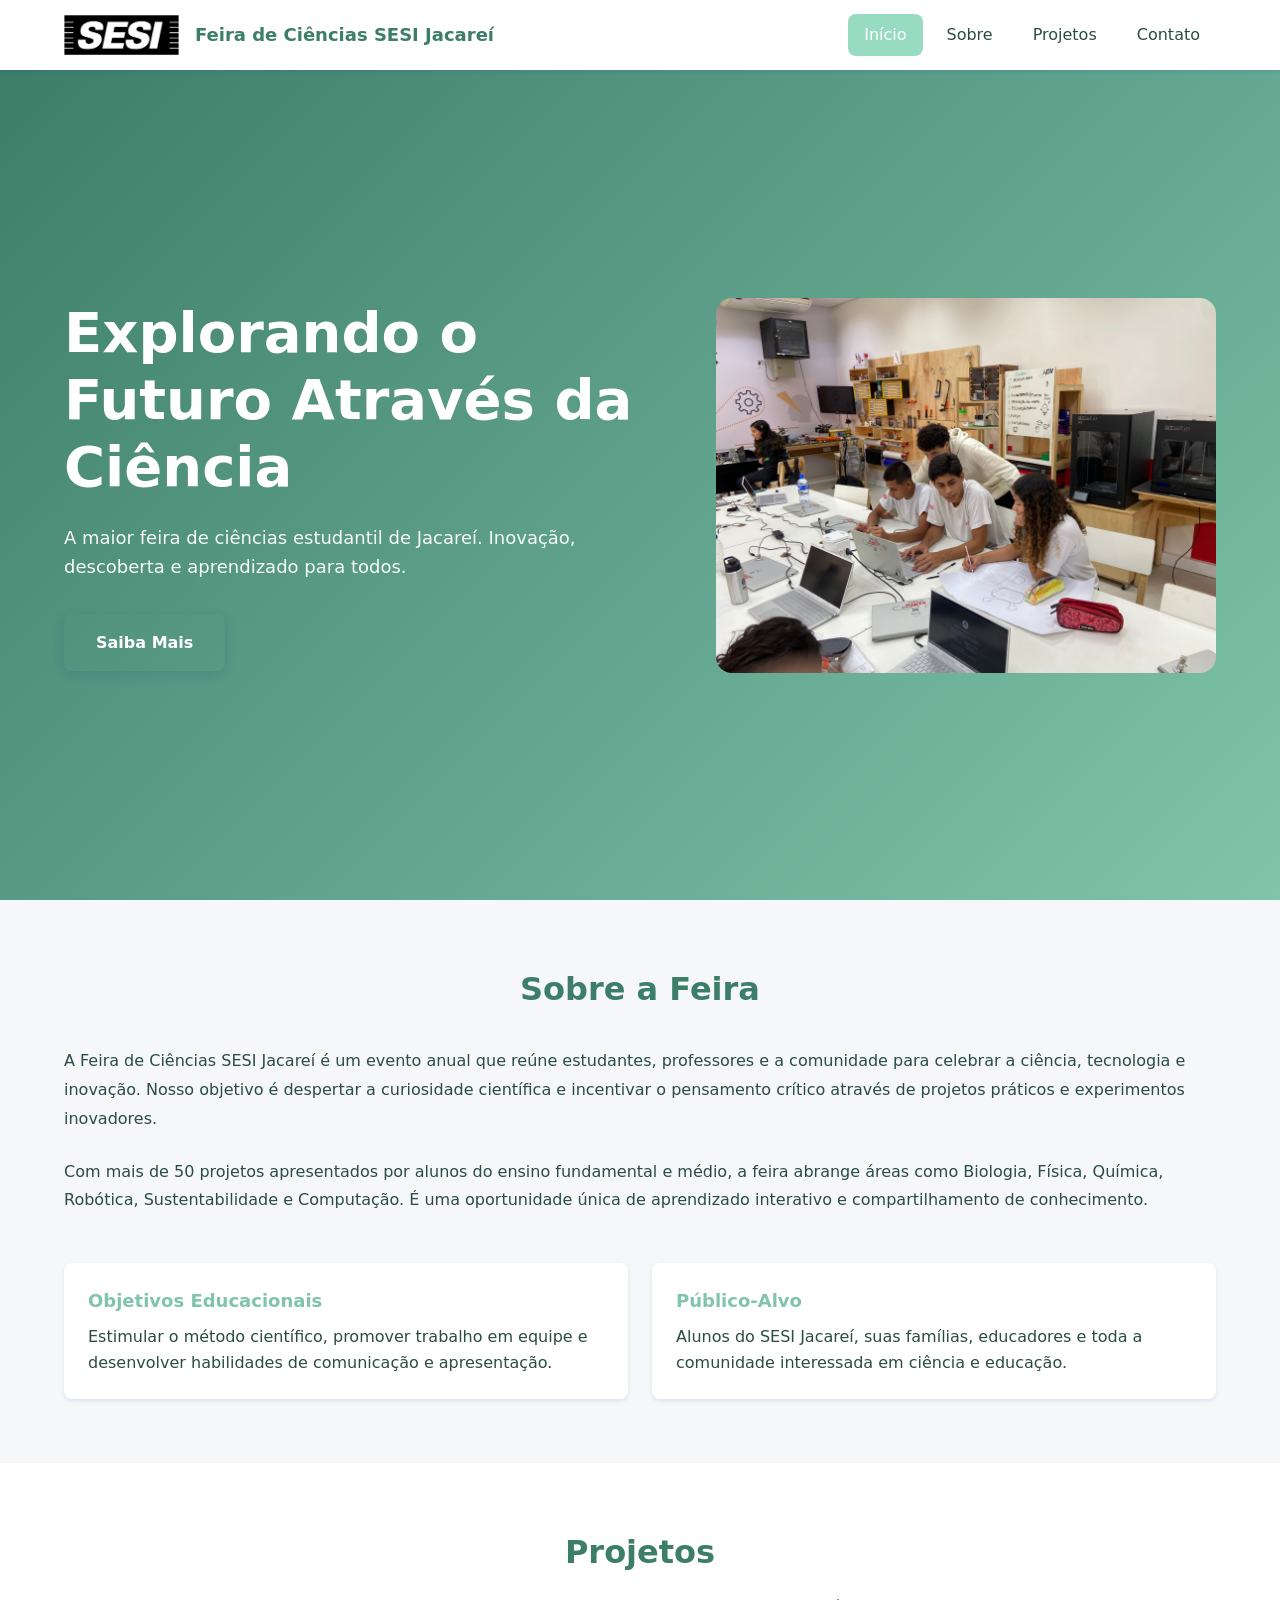
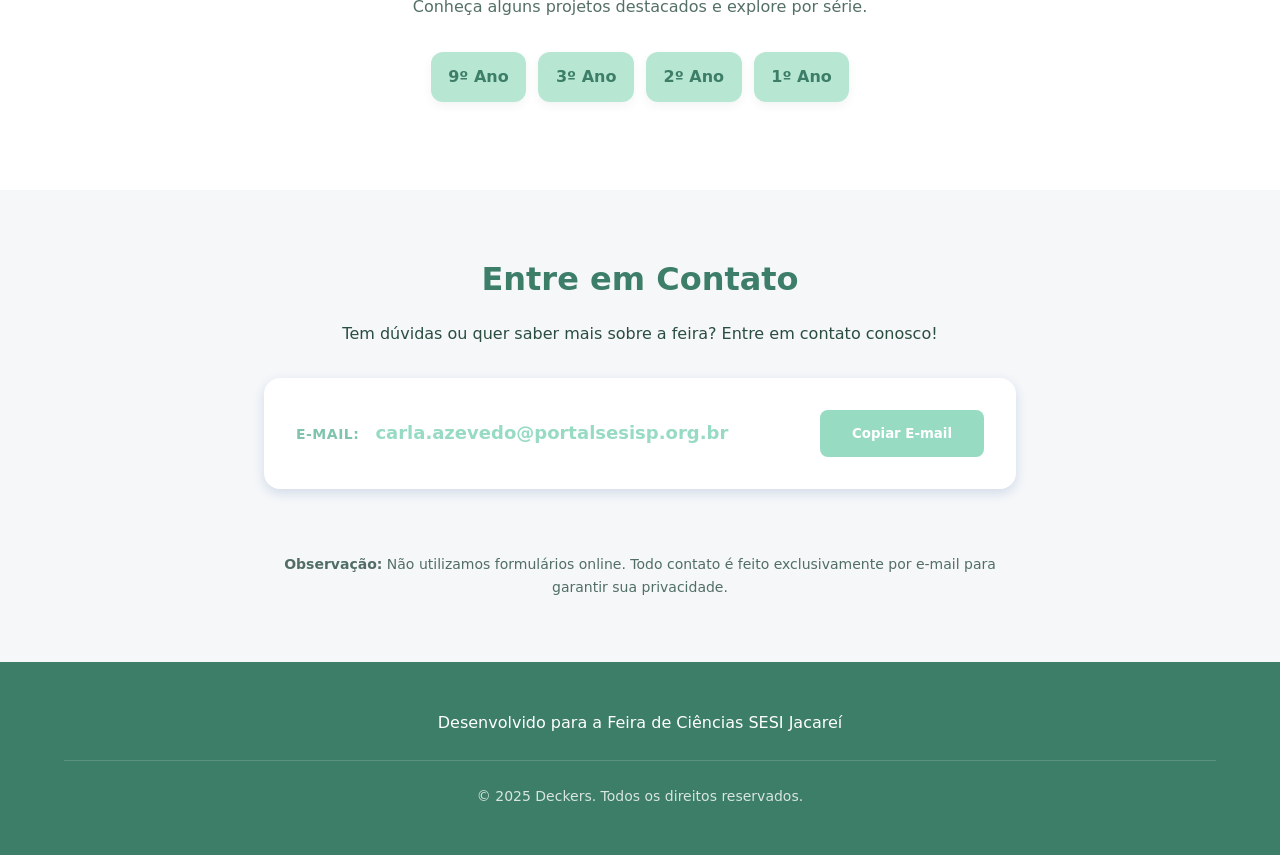
<file: index.html>
<!-- ========================================
     INDEX.HTML - Feira de Ciências SESI Jacareí
     HTML semântico e acessível (WCAG 2.1 AA)
     ======================================== -->
<!DOCTYPE html>
<html lang="pt-BR">
<head>
    <meta charset="UTF-8">
    <meta name="viewport" content="width=device-width, initial-scale=1.0">
    <meta name="description" content="Feira de Ciências SESI Jacareí - Explorando o futuro através da ciência e inovação">
    <meta name="theme-color" content="#0b3d91">
    <title>Feira de Ciências SESI Jacareí 2025</title>
    <link rel="icon" href="favicon-16x16.png" type="image/x-icon">
    <link rel="stylesheet" href="styles.css">
</head>
<body>
    <!-- Header fixo com navegação -->
    <header class="header" id="header">
        <div class="header__container">
            <div class="header__logo">
                <a href="#hero" class="header__logo-link" aria-label="Ir para o início">
                    <img src="logo_sesi.webp" alt="Logo SESI Jacareí" class="header__logo-img">
                    <span class="header__logo-text">Feira de Ciências SESI Jacareí</span>
                </a>
            </div>
            
            <button 
                class="header__toggle" 
                id="menu-toggle" 
                aria-expanded="false" 
                aria-controls="nav-menu"
                aria-label="Abrir menu de navegação">
                <span class="header__toggle-icon"></span>
            </button>
            
            <nav class="nav" id="nav-menu">
                <ul class="nav__list">
                    <li class="nav__item">
                        <a href="#hero" class="nav__link nav__link--active">Início</a>
                    </li>
                    <li class="nav__item">
                        <a href="#about" class="nav__link">Sobre</a>
                    </li>
                    <li class="nav__item">
                        <a href="#projects" class="nav__link">Projetos</a>
                    </li>
                    <li class="nav__item">
                        <a href="#contact" class="nav__link">Contato</a>
                    </li>
                </ul>
            </nav>
        </div>
    </header>

    <main class="main">
        <!-- Hero Section -->
        <section class="hero" id="hero">
            <div class="hero__container">
                <div class="hero__content">
                    <h1 class="hero__title">
                        Explorando o Futuro Através da Ciência
                    </h1>
                    <p class="hero__subtitle">
                        A maior feira de ciências estudantil de Jacareí. 
                        Inovação, descoberta e aprendizado para todos.
                    </p>
                    <a href="#about" class="hero__cta">
                        Saiba Mais
                    </a>
                </div>
                <div class="hero__image">
                    <picture>
                        <source media="(min-width: 768px)" srcset="estudantescapa.jpeg">
                        <img 
                            src="estudantescapa.jpeg" 
                            alt="Estudantes trabalhando em projetos científicos"
                            class="hero__img"
                            loading="lazy">
                    </picture>
                </div>
            </div>
        </section>

        <!-- Sobre Section -->
        <section class="about" id="about">
            <div class="about__container">
                <h2 class="about__title">Sobre a Feira</h2>
                <div class="about__content">
                    <p class="about__text">
                        A Feira de Ciências SESI Jacareí é um evento anual que reúne estudantes, 
                        professores e a comunidade para celebrar a ciência, tecnologia e inovação. 
                        Nosso objetivo é despertar a curiosidade científica e incentivar o 
                        pensamento crítico através de projetos práticos e experimentos inovadores.
                    </p>
                    <p class="about__text">
                        Com mais de 50 projetos apresentados por alunos do ensino fundamental e médio, 
                        a feira abrange áreas como Biologia, Física, Química, Robótica, Sustentabilidade 
                        e Computação. É uma oportunidade única de aprendizado interativo e compartilhamento 
                        de conhecimento.
                    </p>
                    <div class="about__highlights">
                        <div class="about__highlight-item">
                            <h3 class="about__highlight-title">Objetivos Educacionais</h3>
                            <p class="about__highlight-text">
                                Estimular o método científico, promover trabalho em equipe e 
                                desenvolver habilidades de comunicação e apresentação.
                            </p>
                        </div>
                        <div class="about__highlight-item">
                            <h3 class="about__highlight-title">Público-Alvo</h3>
                            <p class="about__highlight-text">
                                Alunos do SESI Jacareí, suas famílias, educadores e toda a 
                                comunidade interessada em ciência e educação.
                            </p>
                        </div>
                    </div>
                </div>
            </div>
        </section>

        <!-- Projetos Section -->
        <section class="projects projects--compact" id="projects" aria-labelledby="projects-title">
            <div class="projects__container">
                <h2 class="projects__title" id="projects-title">Projetos</h2>
                <p class="projects__subtitle">Conheça alguns projetos destacados e explore por série.</p>

                <div class="projects__quick-links" aria-label="Links rápidos por série">
                    <a class="projects__link" href="sala-9ano.html">9º Ano</a>
                    <a class="projects__link" href="sala-3ano.html">3º Ano</a>
                    <a class="projects__link" href="sala-2ano.html">2º Ano</a>
                    <a class="projects__link" href="sala-1ano.html">1º Ano</a>
                </div>

                <div id="projects-grid" class="projects__grid" role="list" aria-live="polite">
                    <!-- Os cards são renderizados dinamicamente por `script.js` -->
                </div>
            </div>
        </section>
        <!-- Contato Section -->
        <section class="contact" id="contact">
            <div class="contact__container">
                <h2 class="contact__title">Entre em Contato</h2>
                <p class="contact__description">
                    Tem dúvidas ou quer saber mais sobre a feira? Entre em contato conosco!
                </p>
                
                <div class="contact__email-box">
                    <div class="contact__email-content">
                        <span class="contact__email-label">E-mail:</span>
                        <a 
                            href="mailto:contato@sesisjacarei.edu.br" 
                            class="contact__email-link"
                            id="email-link">
                            carla.azevedo@portalsesisp.org.br
                        </a>
                    </div>
                    <button 
                        class="contact__copy-btn" 
                        id="copy-email-btn"
                        aria-label="Copiar e-mail para a área de transferência">
                        Copiar E-mail
                    </button>
                </div>
                
                <!-- Feedback acessível para cópia -->
                <div 
                    class="contact__feedback" 
                    id="copy-feedback" 
                    role="status" 
                    aria-live="polite" 
                    aria-atomic="true">
                </div>
                
                <p class="contact__note">
                    <strong>Observação:</strong> Não utilizamos formulários online. 
                    Todo contato é feito exclusivamente por e-mail para garantir sua privacidade.
                </p>
            </div>
        </section>
    </main>

    <!-- Footer -->
    <footer class="footer">
        <div class="footer__container">
            <div class="footer__content">
                <p class="footer__text">
                    Desenvolvido para a Feira de Ciências SESI Jacareí
                </p>
                
            </div>
            <p class="footer__copyright">
                &copy; 2025 Deckers. Todos os direitos reservados.
            </p>
        </div>
    </footer>

    <!-- Modal para Ver Mais (acessível) -->
    <div class="modal" id="project-modal" role="dialog" aria-modal="true" aria-labelledby="modal-title" hidden>
        <div class="modal__overlay" id="modal-overlay"></div>
        <div class="modal__content">
            <button class="modal__close" id="modal-close" aria-label="Fechar modal">
                &times;
            </button>
            <h3 class="modal__title" id="modal-title"></h3>
            <div class="modal__body" id="modal-body"></div>
        </div>
    </div>

    <script src="script.js" defer></script>
</body>
</html>
</file>
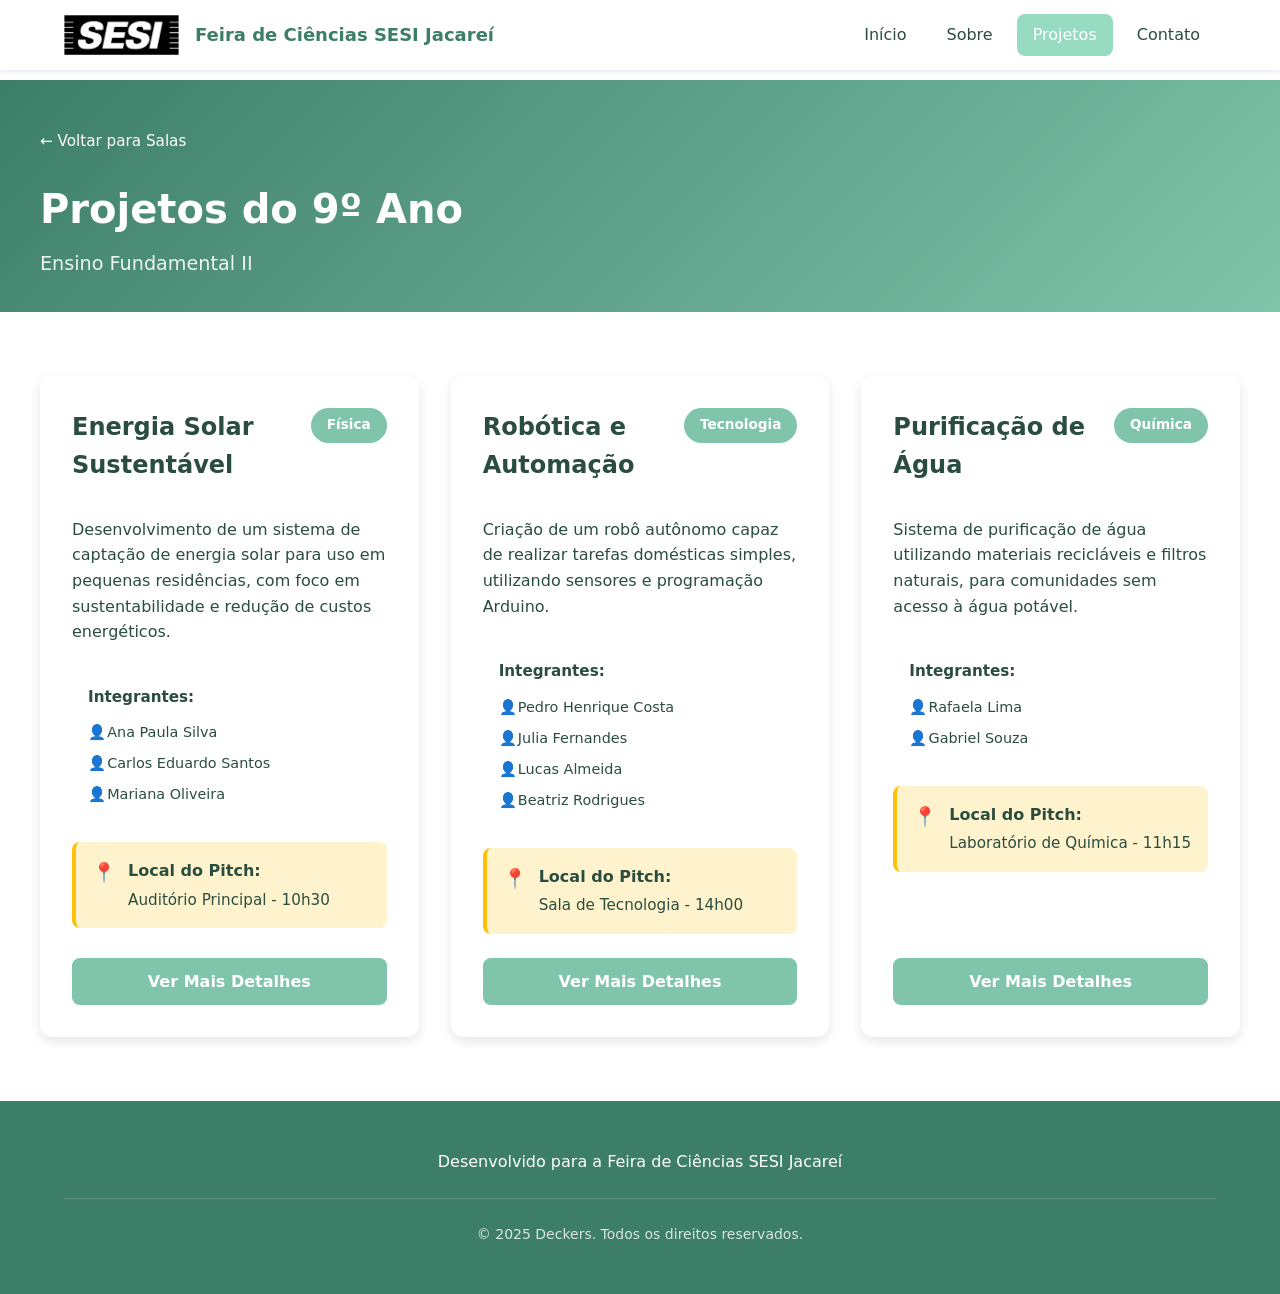
<file: sala-9ano.html>
<!DOCTYPE html>
<html lang="pt-BR">
<head>
    <meta charset="UTF-8">
    <meta name="viewport" content="width=device-width, initial-scale=1.0">
    <meta name="description" content="Projetos do 9º Ano - Feira de Ciências SESI Jacareí">
    <meta name="theme-color" content="#0b3d91">
    <title>9º Ano - Feira de Ciências SESI Jacareí 2025</title>
    <link rel="icon" href="favicon-16x16.png" type="image/x-icon">
    <link rel="stylesheet" href="styles.css">
    <link rel="stylesheet" href="sala-styles.css">
</head>
<body>
    <!-- Header fixo com navegação -->
    <header class="header" id="header">
        <div class="header__container">
            <div class="header__logo">
                <a href="index.html" class="header__logo-link" aria-label="Voltar para o início">
                    <img src="logo_sesi.webp" alt="Logo SESI Jacareí" class="header__logo-img">
                    <span class="header__logo-text">Feira de Ciências SESI Jacareí</span>
                </a>
            </div>
            
            <button 
                class="header__toggle" 
                id="menu-toggle" 
                aria-expanded="false" 
                aria-controls="nav-menu"
                aria-label="Abrir menu de navegação">
                <span class="header__toggle-icon"></span>
            </button>
            
            <nav class="nav" id="nav-menu">
                <ul class="nav__list">
                    <li class="nav__item">
                        <a href="index.html#hero" class="nav__link">Início</a>
                    </li>
                    <li class="nav__item">
                        <a href="index.html#about" class="nav__link">Sobre</a>
                    </li>
                    <li class="nav__item nav__item--dropdown">
                        <a href="#" class="nav__link nav__link--active">Projetos</a>
                        <ul class="nav__dropdown">
                            <li><a href="sala-9ano.html" class="nav__link nav__link--active">9º Ano</a></li>
                            <li><a href="sala-1ano.html" class="nav__link">1º Ano</a></li>
                            <li><a href="sala-2ano.html" class="nav__link">2º Ano</a></li>
                            <li><a href="sala-3ano.html" class="nav__link">3º Ano</a></li>
                        </ul>
                    </li>
                    <li class="nav__item">
                        <a href="index.html#contact" class="nav__link">Contato</a>
                    </li>
                </ul>
            </nav>
        </div>
    </header>

    <main class="main">
        <!-- Cabeçalho da Sala -->
        <section class="room-header">
            <div class="room-header__container">
                <a href="index.html#projects" class="room-header__back">
                    ← Voltar para Salas
                </a>
                <h1 class="room-header__title">Projetos do 9º Ano</h1>
                <p class="room-header__subtitle">Ensino Fundamental II</p>
            </div>
        </section>

        <!-- Grid de Projetos -->
        <section class="room-projects">
            <div class="room-projects__container">
                
                <!-- Projeto 1 -->
                <article class="project-card">
                    <div class="project-card__header">
                        <h2 class="project-card__title">Energia Solar Sustentável</h2>
                        <span class="project-card__category">Física</span>
                    </div>
                    
                    <div class="project-card__body">
                        <p class="project-card__description">
                            Desenvolvimento de um sistema de captação de energia solar 
                            para uso em pequenas residências, com foco em sustentabilidade 
                            e redução de custos energéticos.
                        </p>
                        
                        <div class="project-card__team">
                            <h3 class="project-card__team-title">Integrantes:</h3>
                            <ul class="project-card__team-list">
                                <li>Ana Paula Silva</li>
                                <li>Carlos Eduardo Santos</li>
                                <li>Mariana Oliveira</li>
                            </ul>
                        </div>
                        
                        <div class="project-card__pitch">
                            <span class="project-card__pitch-icon">📍</span>
                            <div>
                                <strong>Local do Pitch:</strong>
                                <p>Auditório Principal - 10h30</p>
                            </div>
                        </div>
                    </div>
                    
                    <button class="project-card__btn" data-project="1">
                        Ver Mais Detalhes
                    </button>
                </article>

                <!-- Projeto 2 -->
                <article class="project-card">
                    <div class="project-card__header">
                        <h2 class="project-card__title">Robótica e Automação</h2>
                        <span class="project-card__category">Tecnologia</span>
                    </div>
                    
                    <div class="project-card__body">
                        <p class="project-card__description">
                            Criação de um robô autônomo capaz de realizar tarefas 
                            domésticas simples, utilizando sensores e programação Arduino.
                        </p>
                        
                        <div class="project-card__team">
                            <h3 class="project-card__team-title">Integrantes:</h3>
                            <ul class="project-card__team-list">
                                <li>Pedro Henrique Costa</li>
                                <li>Julia Fernandes</li>
                                <li>Lucas Almeida</li>
                                <li>Beatriz Rodrigues</li>
                            </ul>
                        </div>
                        
                        <div class="project-card__pitch">
                            <span class="project-card__pitch-icon">📍</span>
                            <div>
                                <strong>Local do Pitch:</strong>
                                <p>Sala de Tecnologia - 14h00</p>
                            </div>
                        </div>
                    </div>
                    
                    <button class="project-card__btn" data-project="2">
                        Ver Mais Detalhes
                    </button>
                </article>

                <!-- Projeto 3 -->
                <article class="project-card">
                    <div class="project-card__header">
                        <h2 class="project-card__title">Purificação de Água</h2>
                        <span class="project-card__category">Química</span>
                    </div>
                    
                    <div class="project-card__body">
                        <p class="project-card__description">
                            Sistema de purificação de água utilizando materiais recicláveis 
                            e filtros naturais, para comunidades sem acesso à água potável.
                        </p>
                        
                        <div class="project-card__team">
                            <h3 class="project-card__team-title">Integrantes:</h3>
                            <ul class="project-card__team-list">
                                <li>Rafaela Lima</li>
                                <li>Gabriel Souza</li>
                            </ul>
                        </div>
                        
                        <div class="project-card__pitch">
                            <span class="project-card__pitch-icon">📍</span>
                            <div>
                                <strong>Local do Pitch:</strong>
                                <p>Laboratório de Química - 11h15</p>
                            </div>
                        </div>
                    </div>
                    
                    <button class="project-card__btn" data-project="3">
                        Ver Mais Detalhes
                    </button>
                </article>

                <!-- Adicione mais projetos conforme necessário -->
                
            </div>
        </section>
    </main>

    <!-- Footer -->
    <footer class="footer">
        <div class="footer__container">
            <div class="footer__content">
                <p class="footer__text">
                    Desenvolvido para a Feira de Ciências SESI Jacareí
                </p>
            </div>
            <p class="footer__copyright">
                &copy; 2025 Deckers. Todos os direitos reservados.
            </p>
        </div>
    </footer>

    <!-- Modal para Ver Mais -->
    <div class="modal" id="project-modal" role="dialog" aria-modal="true" aria-labelledby="modal-title" hidden>
        <div class="modal__overlay" id="modal-overlay"></div>
        <div class="modal__content">
            <button class="modal__close" id="modal-close" aria-label="Fechar modal">
                &times;
            </button>
            <h3 class="modal__title" id="modal-title"></h3>
            <div class="modal__body" id="modal-body"></div>
        </div>
    </div>

    <script src="sala-script.js" defer></script>
</body>
</html>
</file>
<file: styles.css>
/* ========================================
   STYLES.CSS - Feira de Ciências SESI Jacareí
   CSS modular, mobile-first com variáveis
   Metodologia BEM para nomenclatura
   ======================================== */

/* ========================================
   1. CUSTOM PROPERTIES (Variáveis CSS)
   ======================================== */
:root {
    /* Paleta de cores - tons de verde */
    --green-900: #3D7E68; /* Verde escuro */
    --green-700: #80C4AC; /* Verde médio */
    --green-500: #97DBC2; /* Verde claro */
    --green-300: #b7e6d3; /* Verde mais claro (derivado) */
    --gray-100: #f5f7f9;
    --text: #2A4D40; /* Tom escuro derivado do verde principal */
    --white: #ffffff;
    
    /* Tipografia */
    --font-primary: 'Poppins', system-ui, -apple-system, Arial, sans-serif;
    --font-size-base: 1rem;
    --font-size-sm: 0.875rem;
    --font-size-lg: 1.125rem;
    --font-size-xl: clamp(1.5rem, 4vw, 2rem);
    --font-size-2xl: clamp(2rem, 6vw, 3.5rem);
    
    /* Espaçamento */
    --spacing-xs: 0.5rem;
    --spacing-sm: 1rem;
    --spacing-md: 1.5rem;
    --spacing-lg: 2rem;
    --spacing-xl: 3rem;
    --spacing-2xl: 4rem;
    
    /* Layout */
    --container-max-width: 1200px;
    --header-height: 70px;
    
    /* Transições */
    --transition-base: 0.3s ease;
    --transition-slow: 0.5s ease;
    
    /* Sombras */
    --shadow-sm: 0 2px 4px rgba(11, 61, 145, 0.1);
    --shadow-md: 0 4px 12px rgba(11, 61, 145, 0.15);
    --shadow-lg: 0 8px 24px rgba(11, 61, 145, 0.2);
    
    /* Border radius */
    --radius-sm: 0.25rem;
    --radius-md: 0.5rem;
    --radius-lg: 1rem;
}

/* ========================================
   2. RESET E BASE
   ======================================== */
*, *::before, *::after {
    box-sizing: border-box;
    margin: 0;
    padding: 0;
}

html {
    scroll-behavior: smooth;
    font-size: 16px;
}

body {
    font-family: var(--font-primary);
    font-size: var(--font-size-base);
    line-height: 1.6;
    color: var(--text);
    background-color: var(--white);
    overflow-x: hidden;
}

/* Acessibilidade - respeitar preferência de movimento reduzido */
@media (prefers-reduced-motion: reduce) {
    *, *::before, *::after {
        animation-duration: 0.01ms !important;
        animation-iteration-count: 1 !important;
        transition-duration: 0.01ms !important;
    }
    
    html {
        scroll-behavior: auto;
    }
}

/* Foco visível para navegação por teclado */
:focus {
    outline: 3px solid var(--blue-500);
    outline-offset: 2px;
}

:focus:not(:focus-visible) {
    outline: none;
}

:focus-visible {
    outline: 3px solid var(--blue-500);
    outline-offset: 2px;
}

img {
    max-width: 100%;
    height: auto;
    display: block;
}

a {
    text-decoration: none;
    color: inherit;
}

button {
    font-family: inherit;
    cursor: pointer;
    border: none;
    background: none;
}

ul {
    list-style: none;
}

/* ========================================
   3. HEADER (fixo com navegação)
   ======================================== */
.header {
    position: fixed;
    top: 0;
    left: 0;
    width: 100%;
    height: var(--header-height);
    background-color: var(--white);
    box-shadow: var(--shadow-sm);
    z-index: 1000;
    transition: box-shadow var(--transition-base);
}

.header--scrolled {
    box-shadow: var(--shadow-md);
}

.header__container {
    max-width: var(--container-max-width);
    height: 100%;
    margin: 0 auto;
    padding: 0 var(--spacing-sm);
    display: flex;
    align-items: center;
    justify-content: space-between;
}

.header__logo-link {
    display: flex;
    align-items: center;
    gap: var(--spacing-sm);
    color: var(--green-900);
    transition: color var(--transition-base);
}

.header__logo-img {
    height: 40px;
    width: auto;
}

.header__logo-text {
    font-size: var(--font-size-lg);
    font-weight: 700;
}

.header__logo-link:hover,
.header__logo-link:focus {
    color: var(--green-500);
}

/* Menu hamburger (mobile) */
.header__toggle {
    display: flex;
    flex-direction: column;
    justify-content: center;
    align-items: center;
    width: 30px;
    height: 30px;
    padding: 0;
    z-index: 1001;
}

.header__toggle-icon,
.header__toggle-icon::before,
.header__toggle-icon::after {
    width: 25px;
    height: 3px;
    background-color: var(--blue-900);
    border-radius: var(--radius-sm);
    transition: all var(--transition-base);
}

.header__toggle-icon {
    position: relative;
}

.header__toggle-icon::before,
.header__toggle-icon::after {
    content: '';
    position: absolute;
    left: 0;
}

.header__toggle-icon::before {
    top: -8px;
}

.header__toggle-icon::after {
    top: 8px;
}

/* Animação do hamburger quando ativo */
.header__toggle[aria-expanded="true"] .header__toggle-icon {
    background-color: transparent;
}

.header__toggle[aria-expanded="true"] .header__toggle-icon::before {
    top: 0;
    transform: rotate(45deg);
}

.header__toggle[aria-expanded="true"] .header__toggle-icon::after {
    top: 0;
    transform: rotate(-45deg);
}

/* Navegação mobile */
.nav {
    position: fixed;
    top: var(--header-height);
    left: 0;
    width: 100%;
    height: calc(100vh - var(--header-height));
    background-color: var(--white);
    transform: translateX(-100%);
    transition: transform var(--transition-base);
    overflow-y: auto;
}

.nav--active {
    transform: translateX(0);
}

.nav__list {
    display: flex;
    flex-direction: column;
    padding: var(--spacing-md);
    gap: var(--spacing-xs);
}

.nav__link {
    display: block;
    padding: var(--spacing-sm);
    font-size: var(--font-size-lg);
    font-weight: 500;
    color: var(--text);
    border-radius: var(--radius-md);
    transition: all var(--transition-base);
}

.nav__link:hover,
.nav__link:focus {
    background-color: var(--gray-100);
    color: var(--green-700);
}

.nav__link--active {
    background-color: var(--green-500);
    color: var(--white);
}

/* ========================================
   4. MAIN & SECTIONS
   ======================================== */
.main {
    margin-top: var(--header-height);
}

/* Container padrão para seções */
section {
    padding: var(--spacing-xl) var(--spacing-sm);
}

/* ========================================
   5. HERO SECTION
   ======================================== */
.hero {
    background: linear-gradient(135deg, var(--green-900) 0%, var(--green-700) 100%);
    color: var(--white);
    padding: var(--spacing-2xl) var(--spacing-sm);
    min-height: calc(100vh - var(--header-height));
    display: flex;
    align-items: center;
}

.hero__container {
    max-width: var(--container-max-width);
    margin: 0 auto;
    width: 100%;
    display: flex;
    flex-direction: column;
    gap: var(--spacing-xl);
}

.hero__content {
    text-align: center;
}

.hero__title {
    font-size: var(--font-size-2xl);
    font-weight: 700;
    line-height: 1.2;
    margin-bottom: var(--spacing-md);
    animation: fadeInUp 0.8s ease;
}

.hero__subtitle {
    font-size: var(--font-size-lg);
    line-height: 1.6;
    margin-bottom: var(--spacing-lg);
    opacity: 0.95;
    animation: fadeInUp 0.8s ease 0.2s backwards;
}

.hero__cta {
    display: inline-block;
    padding: var(--spacing-sm) var(--spacing-lg);
    background-color: var(--blue-300);
    color: var(--blue-900);
    font-weight: 600;
    border-radius: var(--radius-md);
    box-shadow: var(--shadow-md);
    transition: all var(--transition-base);
    animation: fadeInUp 0.8s ease 0.4s backwards;
}

.hero__cta:hover,
.hero__cta:focus {
    background-color: var(--white);
    transform: translateY(-2px);
    box-shadow: var(--shadow-lg);
}

.hero__image {
    width: 100%;
    max-width: 500px;
    margin: 0 auto;
    animation: fadeIn 1s ease 0.6s backwards;
}

.hero__img {
    width: 100%;
    border-radius: var(--radius-lg);
}

/* Animações */
@keyframes fadeInUp {
    from {
        opacity: 0;
        transform: translateY(30px);
    }
    to {
        opacity: 1;
        transform: translateY(0);
    }
}

@keyframes fadeIn {
    from {
        opacity: 0;
    }
    to {
        opacity: 1;
    }
}

/* ========================================
   6. ABOUT SECTION
   ======================================== */
.about {
    background-color: var(--gray-100);
}

.about__container {
    max-width: var(--container-max-width);
    margin: 0 auto;
}

.about__title {
    font-size: var(--font-size-xl);
    font-weight: 700;
    color: var(--green-900);
    margin-bottom: var(--spacing-lg);
    text-align: center;
}

.about__content {
    display: flex;
    flex-direction: column;
    gap: var(--spacing-md);
}

.about__text {
    font-size: var(--font-size-base);
    line-height: 1.8;
    color: var(--text);
}

.about__highlights {
    display: grid;
    gap: var(--spacing-md);
    margin-top: var(--spacing-md);
}

.about__highlight-item {
    padding: var(--spacing-md);
    background-color: var(--white);
    border-radius: var(--radius-md);
    box-shadow: var(--shadow-sm);
    transition: transform var(--transition-base), box-shadow var(--transition-base);
}

.about__highlight-item:hover {
    transform: translateY(-4px);
    box-shadow: var(--shadow-md);
}

.about__highlight-title {
    font-size: var(--font-size-lg);
    font-weight: 600;
    color: var(--green-700);
    margin-bottom: var(--spacing-xs);
}

.about__highlight-text {
    font-size: var(--font-size-base);
    line-height: 1.6;
}

/* ========================================
   7. PROJECTS SECTION
   ======================================== */
.projects {
    background-color: var(--white);
}

.projects__container {
    max-width: var(--container-max-width);
    margin: 0 auto;
}

.projects__title {
    font-size: var(--font-size-xl);
    font-weight: 700;
    color: var(--green-900);
    margin-bottom: var(--spacing-sm);
    text-align: center;
}

.projects__subtitle {
    font-size: var(--font-size-base);
    color: var(--text);
    text-align: center;
    margin-bottom: var(--spacing-xl);
    opacity: 0.8;
}

.projects__grid {
    display: grid;
    gap: var(--spacing-lg);
}

/* Links rápidos por série (barra acima do grid) */
.projects__quick-links {
    display: flex;
    flex-wrap: wrap;
    gap: 0.75rem;
    justify-content: center;
    margin-bottom: var(--spacing-md);
}

.projects__link {
    display: inline-block;
    padding: 0.5rem 0.75rem;
    background-color: var(--green-500);
    color: var(--white);
    font-weight: 600;
    border-radius: var(--radius-md);
    transition: transform var(--transition-base), background-color var(--transition-base);
}

.projects__link:hover,
.projects__link:focus {
    background-color: var(--green-700);
    transform: translateY(-3px);
}

/* Modo compacto: mostrar apenas título, subtítulo e os botões de série */
.projects--compact .projects__grid {
    display: none;
}

/* Ajustes visuais para os botões (como no anexo) */
.projects__link {
    padding: 0.75rem 1.1rem;
    border-radius: 12px;
    background-color: #b7e6d3; /* tom mais claro para combinar com exemplo */
    color: var(--green-900);
    box-shadow: 0 4px 10px rgba(34, 64, 55, 0.06);
    font-size: 1rem;
}

.projects__link:hover,
.projects__link:focus {
    background-color: #97dbc2;
    color: var(--green-900);
    transform: translateY(-2px);
}

/* Espaçamento maior entre título e os botões para corresponder ao anexo */
.projects__title {
    margin-bottom: var(--spacing-sm);
}

.projects__subtitle {
    margin-bottom: var(--spacing-lg);
}

/* Card de projeto (BEM) */
.project-card {
    background-color: var(--white);
    border-radius: var(--radius-lg);
    box-shadow: var(--shadow-md);
    overflow: hidden;
    transition: all var(--transition-base);
    display: flex;
    flex-direction: column;
}

.project-card:hover {
    transform: translateY(-8px);
    box-shadow: var(--shadow-lg);
}

.project-card__image {
    width: 100%;
    height: 200px;
    object-fit: cover;
    background: linear-gradient(135deg, var(--blue-300), var(--blue-500));
}

.project-card__content {
    padding: var(--spacing-md);
    flex: 1;
    display: flex;
    flex-direction: column;
}

.project-card__title {
    font-size: var(--font-size-lg);
    font-weight: 600;
    color: var(--green-900);
    margin-bottom: var(--spacing-xs);
}

.project-card__description {
    font-size: var(--font-size-base);
    line-height: 1.6;
    color: var(--text);
    margin-bottom: var(--spacing-md);
    flex: 1;
}

.project-card__btn {
    align-self: flex-start;
    padding: var(--spacing-xs) var(--spacing-md);
    background-color: var(--green-500);
    color: var(--white);
    font-weight: 600;
    border-radius: var(--radius-md);
    transition: all var(--transition-base);
}

.project-card__btn:hover,
.project-card__btn:focus {
    background-color: var(--green-700);
    transform: scale(1.05);
}

/* Tornar o link do card ocupando toda a área do card (imagem + conteúdo) */
.project-card__link {
    display: block;
    color: inherit;
    text-decoration: none;
}

.project-card__actions {
    padding: var(--spacing-md);
    display: flex;
    justify-content: flex-start;
}

/* Ajuste para que o botão 'Ver Mais' apareça alinhado e com espaço */
.project-card__btn {
    min-width: 120px;
}

/* ========================================
   8. CONTACT SECTION
   ======================================== */
.contact {
    background-color: var(--gray-100);
}

.contact__container {
    max-width: 800px;
    margin: 0 auto;
    text-align: center;
}

.contact__title {
    font-size: var(--font-size-xl);
    font-weight: 700;
    color: var(--green-900);
    margin-bottom: var(--spacing-sm);
}

.contact__description {
    font-size: var(--font-size-base);
    color: var(--text);
    margin-bottom: var(--spacing-lg);
}

.contact__email-box {
    background-color: var(--white);
    padding: var(--spacing-lg);
    border-radius: var(--radius-lg);
    box-shadow: var(--shadow-md);
    margin-bottom: var(--spacing-md);
    display: flex;
    flex-direction: column;
    gap: var(--spacing-md);
    align-items: center;
}

.contact__email-content {
    display: flex;
    flex-direction: column;
    gap: var(--spacing-xs);
}

.contact__email-label {
    font-size: var(--font-size-sm);
    font-weight: 600;
    color: var(--green-700);
    text-transform: uppercase;
    letter-spacing: 0.5px;
}

.contact__email-link {
    font-size: var(--font-size-lg);
    font-weight: 600;
    color: var(--green-500);
    word-break: break-all;
    transition: color var(--transition-base);
}

.contact__email-link:hover,
.contact__email-link:focus {
    color: var(--green-700);
    text-decoration: underline;
}

.contact__copy-btn {
    padding: var(--spacing-sm) var(--spacing-lg);
    background-color: var(--green-500);
    color: var(--white);
    font-weight: 600;
    border-radius: var(--radius-md);
    transition: all var(--transition-base);
}

.contact__copy-btn:hover,
.contact__copy-btn:focus {
    background-color: var(--green-700);
    transform: scale(1.05);
}

.contact__feedback {
    min-height: 24px;
    font-size: var(--font-size-sm);
    font-weight: 600;
    color: var(--green-700);
    margin-bottom: var(--spacing-sm);
}

.contact__note {
    font-size: var(--font-size-sm);
    color: var(--text);
    opacity: 0.8;
    line-height: 1.6;
}

/* ========================================
   9. FOOTER
   ======================================== */
.footer {
    background-color: var(--green-900);
    color: var(--white);
    padding: var(--spacing-xl) var(--spacing-sm);
}

.footer__container {
    max-width: var(--container-max-width);
    margin: 0 auto;
    text-align: center;
}

.footer__content {
    margin-bottom: var(--spacing-md);
}

.footer__text {
    font-size: var(--font-size-base);
    margin-bottom: var(--spacing-md);
}

.footer__social {
    display: flex;
    justify-content: center;
    gap: var(--spacing-md);
}

.footer__social-link {
    display: flex;
    align-items: center;
    justify-content: center;
    width: 40px;
    height: 40px;
    background-color: rgba(255, 255, 255, 0.1);
    border-radius: 50%;
    transition: all var(--transition-base);
}

.footer__social-link:hover,
.footer__social-link:focus {
    background-color: var(--green-500);
    transform: translateY(-4px);
}

.footer__copyright {
    font-size: var(--font-size-sm);
    opacity: 0.8;
    padding-top: var(--spacing-md);
    border-top: 1px solid rgba(255, 255, 255, 0.2);
}

/* ========================================
   10. MODAL (acessível)
   ======================================== */
.modal {
    position: fixed;
    top: 0;
    left: 0;
    width: 100%;
    height: 100%;
    z-index: 2000;
    display: flex;
    align-items: center;
    justify-content: center;
    padding: var(--spacing-sm);
}

.modal[hidden] {
    display: none;
}

.modal__overlay {
    position: absolute;
    top: 0;
    left: 0;
    width: 100%;
    height: 100%;
    background-color: rgba(11, 45, 64, 0.8);
    animation: fadeIn 0.3s ease;
}

.modal__content {
    position: relative;
    background-color: var(--white);
    border-radius: var(--radius-lg);
    padding: var(--spacing-xl);
    max-width: 900px;
    width: 95%;
    max-height: 90vh;
    overflow-y: auto;
    box-shadow: var(--shadow-lg);
    animation: slideIn 0.3s ease;
}

@keyframes slideIn {
    from {
        opacity: 0;
        transform: translateY(-50px);
    }
    to {
        opacity: 1;
        transform: translateY(0);
    }
}

.modal__close {
    position: absolute;
    top: var(--spacing-sm);
    right: var(--spacing-sm);
    width: 32px;
    height: 32px;
    font-size: 24px;
    line-height: 1;
    color: var(--text);
    background-color: var(--gray-100);
    border-radius: 50%;
    transition: all var(--transition-base);
}

.modal__close:hover,
.modal__close:focus {
    background-color: var(--blue-500);
    color: var(--white);
    transform: rotate(90deg);
}

.modal__title {
    font-size: var(--font-size-xl);
    font-weight: 700;
    color: var(--green-900);
    margin-bottom: var(--spacing-md);
    padding-right: var(--spacing-xl);
}

.modal__body {
    font-size: var(--font-size-base);
    line-height: 1.8;
    color: var(--text);
}

/* ========================================
   11. RESPONSIVE (Mobile-First)
   ======================================== */

/* Tablet (768px+) */
@media (min-width: 768px) {
    .header__toggle {
        display: none;
    }
    
    .nav {
        position: static;
        width: auto;
        height: auto;
        transform: none;
        background-color: transparent;
    }
    
    .nav__list {
        flex-direction: row;
        padding: 0;
        gap: var(--spacing-xs);
    }
    
    .nav__link {
        font-size: var(--font-size-base);
        padding: var(--spacing-xs) var(--spacing-sm);
    }
    
    .hero__container {
        flex-direction: row;
        align-items: center;
    }
    
    .hero__content {
        flex: 1;
        text-align: left;
    }
    
    .hero__image {
        flex: 1;
    }
    
    .about__highlights {
        grid-template-columns: repeat(2, 1fr);
    }
    
    .projects__grid {
        grid-template-columns: repeat(2, 1fr);
    }
    
    .contact__email-box {
        flex-direction: row;
        justify-content: space-between;
    }
    
    .contact__email-content {
        flex-direction: row;
        align-items: center;
        gap: var(--spacing-sm);
    }
}

/* Desktop (1024px+) */
@media (min-width: 1024px) {
    section {
        padding: var(--spacing-2xl) var(--spacing-md);
    }
    
    .header__container,
    .hero__container,
    .about__container,
    .projects__container,
    .contact__container,
    .footer__container {
        padding-left: var(--spacing-md);
        padding-right: var(--spacing-md);
    }
    
    .projects__grid {
        grid-template-columns: repeat(2, 1fr);
    }
}

/* Large Desktop (1440px+) */
/* Estilos do carrossel */
.modal__carousel {
    position: relative;
    width: 100%;
    margin-bottom: var(--spacing-lg);
    border-radius: var(--radius-lg);
    overflow: hidden;
}

.modal__carousel-container {
    display: flex;
    transition: transform 0.5s ease;
}

.modal__carousel-item {
    flex: 0 0 100%;
    display: none;
    margin: 0;
}

.modal__carousel-item.active {
    display: block;
}

.modal__carousel-img {
    width: 100%;
    height: 400px;
    object-fit: cover;
    border-radius: var(--radius-md);
}

.modal__carousel-caption {
    text-align: center;
    padding: var(--spacing-xs);
    font-size: var(--font-size-sm);
    color: var(--text);
    background-color: var(--gray-100);
    border-radius: 0 0 var(--radius-md) var(--radius-md);
}

.modal__carousel-btn {
    position: absolute;
    top: 50%;
    transform: translateY(-50%);
    width: 40px;
    height: 40px;
    background-color: rgba(255, 255, 255, 0.8);
    border-radius: 50%;
    font-size: 24px;
    display: flex;
    align-items: center;
    justify-content: center;
    cursor: pointer;
    transition: all var(--transition-base);
    z-index: 1;
}

.modal__carousel-btn:hover {
    background-color: var(--white);
    transform: translateY(-50%) scale(1.1);
}

.modal__carousel-btn--prev {
    left: var(--spacing-sm);
}

.modal__carousel-btn--next {
    right: var(--spacing-sm);
}

.modal__carousel-dots {
    position: absolute;
    bottom: var(--spacing-sm);
    left: 50%;
    transform: translateX(-50%);
    display: flex;
    gap: var(--spacing-xs);
    z-index: 1;
}

.modal__carousel-dot {
    width: 10px;
    height: 10px;
    border-radius: 50%;
    background-color: rgba(255, 255, 255, 0.5);
    border: 2px solid var(--white);
    transition: all var(--transition-base);
}

.modal__carousel-dot.active,
.modal__carousel-dot:hover {
    background-color: var(--white);
    transform: scale(1.2);
}

/* Estilos da descrição detalhada */
.modal__content-wrapper {
    display: flex;
    flex-direction: column;
    gap: var(--spacing-lg);
}

.modal__text-content {
    flex: 1;
}

.modal__category {
    margin-bottom: var(--spacing-md);
    color: var(--blue-700);
    font-size: var(--font-size-lg);
}

.modal__description {
    margin-bottom: var(--spacing-lg);
    line-height: 1.8;
}

.modal__details {
    display: grid;
    gap: var(--spacing-md);
    background-color: var(--gray-100);
    padding: var(--spacing-lg);
    border-radius: var(--radius-lg);
}

.modal__detail-section {
    padding: var(--spacing-sm);
    background-color: var(--white);
    border-radius: var(--radius-md);
    box-shadow: var(--shadow-sm);
}

.modal__detail-title {
    color: var(--blue-900);
    font-size: var(--font-size-lg);
    margin-bottom: var(--spacing-xs);
}

.modal__detail-text {
    line-height: 1.6;
}

@media (min-width: 1440px) {
    .projects__grid {
        grid-template-columns: repeat(3, 1fr);
    }
    
    .modal__content {
        max-width: 1000px;
    }
    
    .modal__content-wrapper {
        flex-direction: row;
    }
    
    .modal__carousel {
        flex: 0 0 50%;
        margin-bottom: 0;
    }
    
    .modal__text-content {
        flex: 0 0 45%;
    }
}
</file>
<file: sala-styles.css>
/* ========================================
   SALA-STYLES.CSS - Estilos para páginas de sala
   ======================================== */

/* Dropdown no menu de navegação */
.nav__item--dropdown {
    position: relative;
}

.nav__dropdown {
    display: none;
    position: absolute;
    top: 100%;
    left: 0;
    background: white;
    box-shadow: 0 4px 12px rgba(0, 0, 0, 0.15);
    border-radius: 8px;
    min-width: 150px;
    z-index: 1000;
    padding: 0.5rem 0;
    list-style: none;
}

.nav__item--dropdown:hover .nav__dropdown {
    display: block;
}

.nav__dropdown li {
    padding: 0;
}

.nav__dropdown .nav__link {
    display: block;
    padding: 0.75rem 1.5rem;
    color: var(--text-dark);
    text-decoration: none;
    transition: background 0.3s ease;
}

.nav__dropdown .nav__link:hover {
    background: var(--bg-light);
}

/* Cards de salas na página principal */
.projects__rooms {
    display: grid;
    grid-template-columns: repeat(auto-fit, minmax(280px, 1fr));
    gap: 2rem;
    margin-top: 3rem;
}

.room-card {
    background: white;
    border-radius: 12px;
    padding: 2.5rem 2rem;
    text-align: center;
    text-decoration: none;
    color: inherit;
    box-shadow: 0 4px 12px rgba(0, 0, 0, 0.1);
    transition: all 0.3s ease;
    border: 2px solid transparent;
}

.room-card:hover {
    transform: translateY(-8px);
    box-shadow: 0 8px 24px rgba(0, 0, 0, 0.15);
    border-color: var(--primary-blue);
}

.room-card__title {
    font-size: 2rem;
    font-weight: 700;
    color: var(--green-900);
    margin-bottom: 1rem;
}

.room-card__description {
    color: var(--text-gray);
    font-size: 1rem;
}

/* Cabeçalho da sala */
.room-header {
    /* Usar as cores verdes do tema para manter consistência */
    background: linear-gradient(135deg, var(--green-900) 0%, var(--green-700) 100%);
    color: #ffffff;
    padding: 3rem 1rem 2rem;
    margin-top: 80px;
}

.room-header__container {
    max-width: 1200px;
    margin: 0 auto;
}

.room-header__back {
    display: inline-flex;
    align-items: center;
    color: #ffffff;
    text-decoration: none;
    font-size: 0.95rem;
    margin-bottom: 1.5rem;
    transition: opacity 0.3s ease;
}

.room-header__back:hover {
    opacity: 0.8;
}

.room-header__title {
    font-size: 2.5rem;
    font-weight: 700;
    margin-bottom: 0.5rem;
}

.room-header__subtitle {
    font-size: 1.2rem;
    opacity: 0.9;
}

/* Seção de projetos da sala */
.room-projects {
    padding: 4rem 1rem;
    background: var(--bg-light);
}

.room-projects__container {
    max-width: 1200px;
    margin: 0 auto;
    display: grid;
    grid-template-columns: repeat(auto-fill, minmax(350px, 1fr));
    gap: 2rem;
}

/* Cards de projeto */
.project-card {
    background: white;
    border-radius: 12px;
    padding: 2rem;
    box-shadow: 0 4px 12px rgba(0, 0, 0, 0.1);
    transition: all 0.3s ease;
    display: flex;
    flex-direction: column;
}

.project-card:hover {
    transform: translateY(-4px);
    box-shadow: 0 8px 24px rgba(0, 0, 0, 0.15);
}

.project-card__header {
    display: flex;
    justify-content: space-between;
    align-items: flex-start;
    gap: 1rem;
    margin-bottom: 1.5rem;
}

.project-card__title {
    font-size: 1.5rem;
    font-weight: 700;
    color: var(--text-dark);
    flex: 1;
}

.project-card__category {
    background: var(--green-700);
    color: white;
    padding: 0.4rem 1rem;
    border-radius: 20px;
    font-size: 0.85rem;
    font-weight: 600;
    white-space: nowrap;
}

.project-card__body {
    flex: 1;
}

.project-card__description {
    color: var(--text-gray);
    line-height: 1.6;
    margin-bottom: 1.5rem;
}

.project-card__team {
    background: var(--bg-light);
    padding: 1rem;
    border-radius: 8px;
    margin-bottom: 1rem;
}

.project-card__team-title {
    font-size: 0.95rem;
    font-weight: 600;
    color: var(--text-dark);
    margin-bottom: 0.5rem;
}

.project-card__team-list {
    list-style: none;
    padding: 0;
    margin: 0;
}

.project-card__team-list li {
    color: var(--text-gray);
    font-size: 0.9rem;
    padding: 0.25rem 0;
    padding-left: 1.2rem;
    position: relative;
}

.project-card__team-list li::before {
    content: "👤";
    position: absolute;
    left: 0;
}

.project-card__pitch {
    display: flex;
    gap: 0.75rem;
    align-items: flex-start;
    background: #fff3cd;
    padding: 1rem;
    border-radius: 8px;
    border-left: 4px solid #ffc107;
    margin-bottom: 1.5rem;
}

.project-card__pitch-icon {
    font-size: 1.2rem;
}

.project-card__pitch strong {
    display: block;
    color: var(--text-dark);
    margin-bottom: 0.25rem;
}

.project-card__pitch p {
    color: var(--text-gray);
    font-size: 0.95rem;
    margin: 0;
}

.project-card__btn {
    width: 100%;
    padding: 0.875rem;
    background: var(--green-700);
    color: #ffffff;
    border: none;
    border-radius: 8px;
    font-size: 1rem;
    font-weight: 600;
    cursor: pointer;
    transition: all 0.3s ease;
}

.project-card__btn:hover {
    background: var(--green-900);
    transform: scale(1.02);
}

.project-card__btn:focus {
    outline: none;
    box-shadow: 0 0 0 4px rgba(61,126,104,0.15);
}

.project-card__btn:active {
    transform: scale(0.98);
}

/* Responsividade */
@media (max-width: 768px) {
    .room-header__title {
        font-size: 2rem;
    }
    
    .room-header__subtitle {
        font-size: 1rem;
    }
    
    .room-projects__container {
        grid-template-columns: 1fr;
    }
    
    .project-card__header {
        flex-direction: column;
        align-items: flex-start;
    }
    
    .nav__dropdown {
        position: static;
        display: none;
        box-shadow: none;
        background: var(--bg-light);
    }
    
    .nav__item--dropdown.active .nav__dropdown {
        display: block;
    }
    
    .projects__rooms {
        grid-template-columns: 1fr;
    }
}

@media (max-width: 480px) {
    .project-card {
        padding: 1.5rem;
    }
    
    .project-card__title {
        font-size: 1.25rem;
    }
}

/* ===== Galeria do modal (página de sala) ===== */
.modal__content-grid {
    display: grid;
    gap: 1.25rem;
}

.modal__gallery {
    display: flex;
    flex-direction: column;
    gap: 0.75rem;
}

.modal__gallery-main {
    position: relative;
    display: flex;
    align-items: center;
    justify-content: center;
    background: var(--bg-light);
    border-radius: 8px;
    overflow: hidden;
}

.modal__gallery-img {
    width: 100%;
    max-height: 420px;
    object-fit: cover;
    display: block;
}

.modal__gallery-btn {
    position: absolute;
    top: 50%;
    transform: translateY(-50%);
    background: rgba(255,255,255,0.85);
    border: none;
    width: 40px;
    height: 40px;
    border-radius: 50%;
    font-size: 22px;
    display: flex;
    align-items: center;
    justify-content: center;
    cursor: pointer;
}

.modal__gallery-btn--prev { left: 8px; }
.modal__gallery-btn--next { right: 8px; }

.modal__gallery-thumbs {
    display: flex;
    gap: 0.5rem;
    overflow-x: auto;
    padding-bottom: 0.25rem;
}

.modal__gallery-thumb {
    border: none;
    padding: 0;
    background: transparent;
    border-radius: 6px;
    overflow: hidden;
    min-width: 80px;
    height: 56px;
    box-shadow: 0 2px 8px rgba(0,0,0,0.08);
    cursor: pointer;
}

.modal__gallery-thumb img {
    width: 100%;
    height: 100%;
    object-fit: cover;
    display: block;
}

.modal__gallery-thumb.active {
    outline: 3px solid var(--green-700);
}

@media (min-width: 900px) {
    .modal__content-grid {
        grid-template-columns: 1fr 1fr;
        align-items: start;
    }
}
</file>
